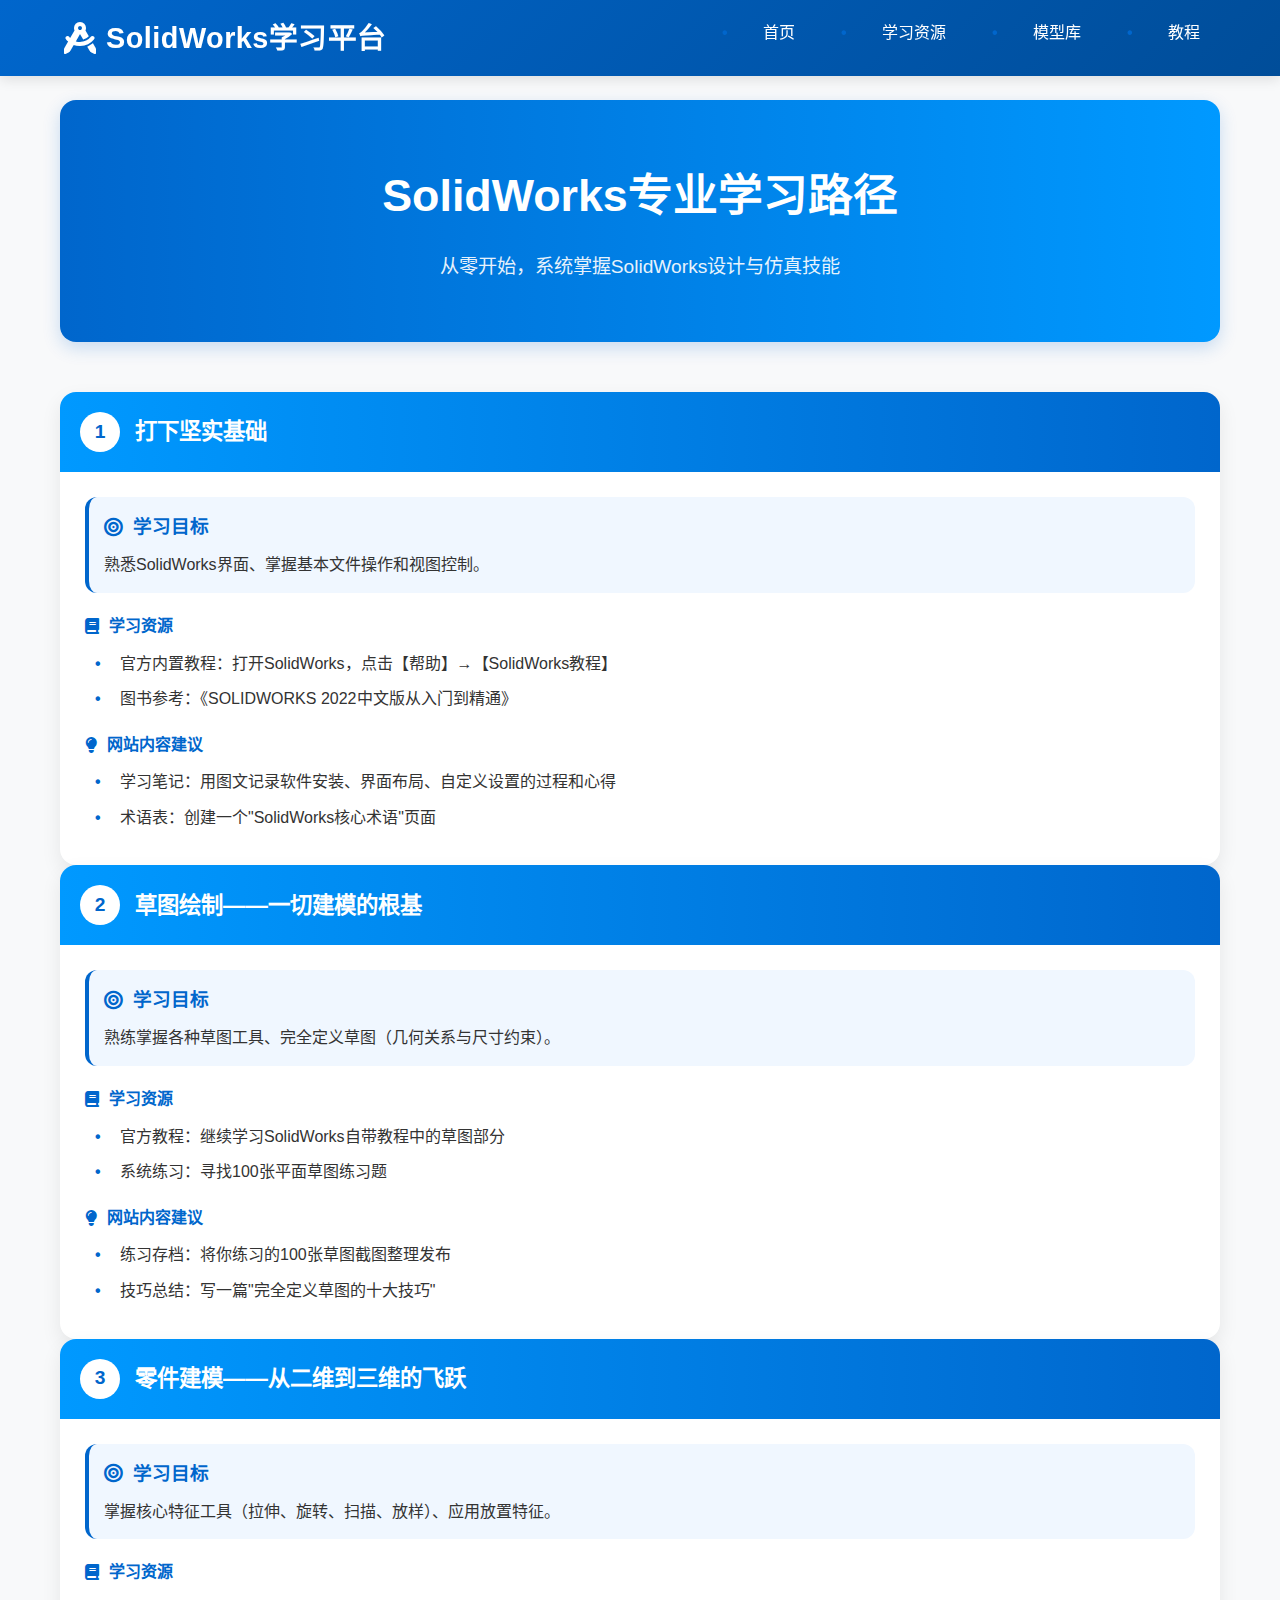
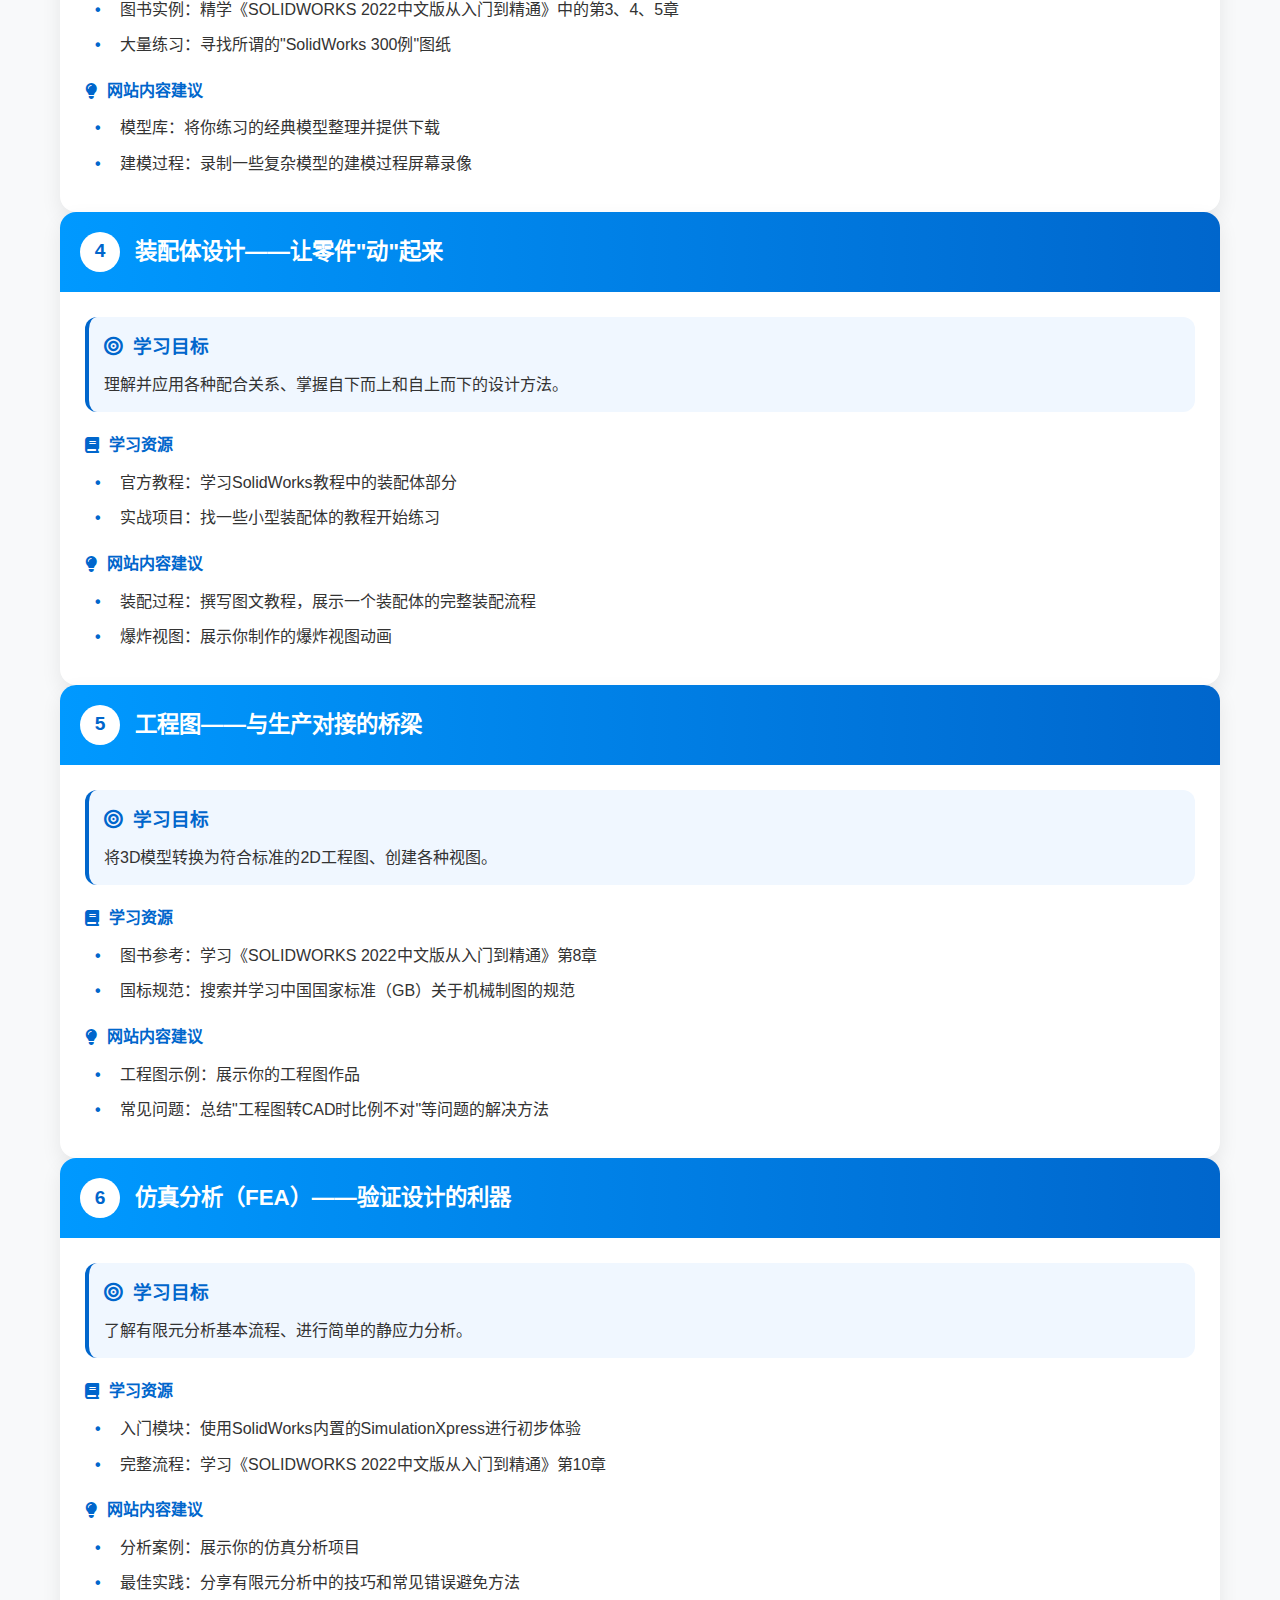
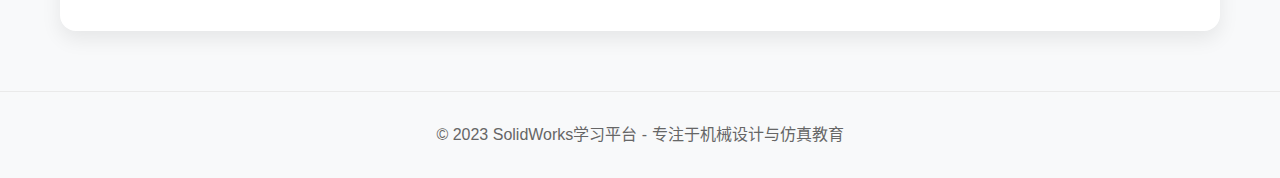
<file: index.html>
<!DOCTYPE html>
<html lang="zh-CN">
<head>
    <meta charset="UTF-8">
    <meta name="viewport" content="width=device-width, initial-scale=1.0">
    <title>SolidWorks专业学习平台</title>
    <link rel="stylesheet" href="https://cdnjs.cloudflare.com/ajax/libs/font-awesome/6.4.0/css/all.min.css">
    <style>
        * {
            margin: 0;
            padding: 0;
            box-sizing: border-box;
            font-family: 'Segoe UI', 'PingFang SC', 'Microsoft YaHei', sans-serif;
        }
        
        body {
            background-color: #f8f9fa;
            color: #333;
            line-height: 1.6;
            transition: background-color 0.3s;
        }
        
        body.dark-mode {
            background-color: #121212;
            color: #e0e0e0;
        }
        
        /* 导航栏样式 */
        nav {
            background: linear-gradient(135deg, #0066cc 0%, #004d99 100%);
            padding: 15px 5%;
            display: flex;
            justify-content: space-between;
            align-items: center;
            position: fixed;
            width: 100%;
            top: 0;
            z-index: 1000;
            box-shadow: 0 4px 12px rgba(0, 0, 0, 0.1);
        }
        
        .logo {
            display: flex;
            align-items: center;
            cursor: pointer;
        }
        
        .logo-text {
            color: white;
            font-size: 1.8rem;
            font-weight: 600;
            letter-spacing: 0.5px;
        }
        
        .logo i {
            color: white;
            font-size: 2rem;
            margin-right: 10px;
        }
        
        .nav-links {
            display: flex;
            list-style: none;
        }
        
        .nav-links li {
            margin-left: 30px;
        }
        
        .nav-links a {
            color: white;
            text-decoration: none;
            font-weight: 500;
            padding: 8px 16px;
            border-radius: 20px;
            transition: all 0.3s ease;
        }
        
        .nav-links a:hover, .nav-links a.active {
            background-color: rgba(255, 255, 255, 0.15);
            transform: translateY(-2px);
        }
        
        /* 主内容区域 */
        .container {
            max-width: 1200px;
            margin: 100px auto 50px;
            padding: 0 20px;
        }
        
        /* 页面内容 */
        .page {
            display: none;
            animation: fadeIn 0.5s ease;
        }
        
        .page.active {
            display: block;
        }
        
        @keyframes fadeIn {
            from { opacity: 0; }
            to { opacity: 1; }
        }
        
        /* 主页样式 */
        .hero {
            text-align: center;
            padding: 60px 0;
            background: linear-gradient(to right, #0066cc, #0099ff);
            border-radius: 16px;
            color: white;
            margin-bottom: 50px;
            box-shadow: 0 6px 18px rgba(0, 102, 204, 0.2);
        }
        
        .hero h1 {
            font-size: 2.8rem;
            margin-bottom: 20px;
            font-weight: 600;
        }
        
        .hero p {
            font-size: 1.2rem;
            max-width: 700px;
            margin: 0 auto;
            opacity: 0.9;
        }
        
        /* 阶段卡片样式 */
        .stages-container {
            display: grid;
            grid-template-columns: repeat(auto-fit, minmax(350px, 1fr));
            gap: 30px;
            margin-top: 40px;
        }
        
        .stage-card {
            background: white;
            border-radius: 16px;
            overflow: hidden;
            transition: transform 0.3s ease, box-shadow 0.3s ease;
            box-shadow: 0 8px 20px rgba(0, 0, 0, 0.08);
            cursor: pointer;
        }
        
        body.dark-mode .stage-card {
            background: #1e1e1e;
        }
        
        .stage-card:hover {
            transform: translateY(-10px);
            box-shadow: 0 12px 30px rgba(0, 102, 204, 0.15);
        }
        
        .stage-header {
            background: linear-gradient(to right, #0099ff, #0066cc);
            color: white;
            padding: 20px;
            display: flex;
            align-items: center;
        }
        
        .stage-number {
            width: 40px;
            height: 40px;
            background: white;
            color: #0066cc;
            border-radius: 50%;
            display: flex;
            align-items: center;
            justify-content: center;
            font-weight: bold;
            margin-right: 15px;
            font-size: 1.2rem;
        }
        
        .stage-title {
            font-size: 1.4rem;
            font-weight: 600;
        }
        
        .stage-content {
            padding: 25px;
        }
        
        .learning-goal {
            background-color: #f0f7ff;
            padding: 15px;
            border-radius: 12px;
            margin-bottom: 20px;
            border-left: 4px solid #0066cc;
        }
        
        body.dark-mode .learning-goal {
            background-color: #1a2a3a;
        }
        
        .learning-goal h3 {
            color: #0066cc;
            margin-bottom: 10px;
            display: flex;
            align-items: center;
        }
        
        .learning-goal h3 i {
            margin-right: 10px;
        }
        
        .resources, .website-content {
            margin-top: 20px;
        }
        
        h4 {
            color: #0066cc;
            margin-bottom: 12px;
            display: flex;
            align-items: center;
        }
        
        h4 i {
            margin-right: 10px;
        }
        
        ul {
            list-style-type: none;
            padding-left: 10px;
        }
        
        li {
            margin-bottom: 10px;
            padding-left: 25px;
            position: relative;
        }
        
        li:before {
            content: "•";
            color: #0066cc;
            font-weight: bold;
            position: absolute;
            left: 0;
        }
        
        /* 专业页面样式（黑色背景+天空蓝） */
        .professional-page {
            background-color: #121212;
            color: #e0e0e0;
            min-height: calc(100vh - 70px);
            padding: 40px 0;
            margin-top: 70px;
        }
        
        .professional-container {
            max-width: 1200px;
            margin: 0 auto;
            padding: 0 20px;
        }
        
        .professional-header {
            text-align: center;
            margin-bottom: 50px;
        }
        
        .professional-header h1 {
            font-size: 2.5rem;
            color: #4fc3f7;
            margin-bottom: 20px;
        }
        
        .professional-header p {
            font-size: 1.2rem;
            color: #90caf9;
            max-width: 700px;
            margin: 0 auto;
        }
        
        .content-grid {
            display: grid;
            grid-template-columns: repeat(auto-fit, minmax(300px, 1fr));
            gap: 30px;
        }
        
        .content-card {
            background: #1e1e1e;
            border-radius: 12px;
            padding: 25px;
            transition: transform 0.3s ease;
            border: 1px solid #2c2c2c;
        }
        
        .content-card:hover {
            transform: translateY(-5px);
            border-color: #4fc3f7;
        }
        
        .content-card h3 {
            color: #4fc3f7;
            margin-bottom: 15px;
            font-size: 1.4rem;
        }
        
        .content-card p {
            margin-bottom: 15px;
            color: #b0b0b0;
        }
        
        .btn {
            display: inline-block;
            background: linear-gradient(to right, #0288d1, #4fc3f7);
            color: white;
            padding: 10px 20px;
            border-radius: 20px;
            text-decoration: none;
            font-weight: 500;
            transition: all 0.3s ease;
        }
        
        .btn:hover {
            box-shadow: 0 5px 15px rgba(79, 195, 247, 0.3);
            transform: translateY(-2px);
        }
        
        /* 阶段详情页面 */
        .stage-detail {
            background: white;
            border-radius: 16px;
            padding: 30px;
            margin-bottom: 30px;
            box-shadow: 0 8px 20px rgba(0, 0, 0, 0.08);
        }
        
        body.dark-mode .stage-detail {
            background: #1e1e1e;
            color: #e0e0e0;
        }
        
        .stage-detail-header {
            display: flex;
            align-items: center;
            margin-bottom: 30px;
            padding-bottom: 20px;
            border-bottom: 2px solid #0066cc;
        }
        
        .stage-detail-header h1 {
            color: #0066cc;
            font-size: 2rem;
        }
        
        .detail-content {
            display: grid;
            grid-template-columns: 1fr 1fr;
            gap: 30px;
        }
        
        .detail-section {
            margin-bottom: 25px;
        }
        
        .detail-section h3 {
            color: #0066cc;
            margin-bottom: 15px;
            padding-bottom: 10px;
            border-bottom: 1px solid #ddd;
        }
        
        body.dark-mode .detail-section h3 {
            color: #4fc3f7;
            border-bottom: 1px solid #333;
        }
        
        .back-btn {
            display: inline-flex;
            align-items: center;
            background: #0066cc;
            color: white;
            padding: 10px 20px;
            border-radius: 20px;
            text-decoration: none;
            margin-bottom: 30px;
            transition: all 0.3s ease;
        }
        
        .back-btn:hover {
            background: #004d99;
            transform: translateX(-5px);
        }
        
        .back-btn i {
            margin-right: 8px;
        }
        
        /* 响应式设计 */
        @media (max-width: 768px) {
            .nav-links {
                display: none;
            }
            
            .hero h1 {
                font-size: 2.2rem;
            }
            
            .stages-container {
                grid-template-columns: 1fr;
            }
            
            .detail-content {
                grid-template-columns: 1fr;
            }
        }
        
        /* 页脚样式 */
        footer {
            text-align: center;
            padding: 30px 0;
            margin-top: 60px;
            color: #666;
            border-top: 1px solid #eaeaea;
        }
        
        body.dark-mode footer {
            color: #aaa;
            border-top: 1px solid #333;
        }
    </style>
</head>
<body>
    <!-- 导航栏 -->
    <nav>
        <div class="logo" onclick="showPage('home')">
            <i class="fas fa-drafting-compass"></i>
            <div class="logo-text">SolidWorks学习平台</div>
        </div>
        <ul class="nav-links">
            <li><a href="#" class="active" onclick="showPage('home')">首页</a></li>
            <li><a href="#" onclick="showPage('resources')">学习资源</a></li>
            <li><a href="#" onclick="showPage('models')">模型库</a></li>
            <li><a href="#" onclick="showPage('tutorials')">教程</a></li>
        </ul>
    </nav>

    <!-- 主页内容 -->
    <div id="home" class="page active">
        <div class="container">
            <!-- 标题区域 -->
            <section class="hero">
                <h1>SolidWorks专业学习路径</h1>
                <p>从零开始，系统掌握SolidWorks设计与仿真技能</p>
            </section>

            <!-- 阶段一 -->
            <section class="stage-card" onclick="showStageDetail(1)">
                <div class="stage-header">
                    <div class="stage-number">1</div>
                    <h2 class="stage-title">打下坚实基础</h2>
                </div>
                <div class="stage-content">
                    <div class="learning-goal">
                        <h3><i class="fas fa-bullseye"></i>学习目标</h3>
                        <p>熟悉SolidWorks界面、掌握基本文件操作和视图控制。</p>
                    </div>
                    
                    <div class="resources">
                        <h4><i class="fas fa-book"></i>学习资源</h4>
                        <ul>
                            <li>官方内置教程：打开SolidWorks，点击【帮助】→【SolidWorks教程】</li>
                            <li>图书参考：《SOLIDWORKS 2022中文版从入门到精通》</li>
                        </ul>
                    </div>
                    
                    <div class="website-content">
                        <h4><i class="fas fa-lightbulb"></i>网站内容建议</h4>
                        <ul>
                            <li>学习笔记：用图文记录软件安装、界面布局、自定义设置的过程和心得</li>
                            <li>术语表：创建一个"SolidWorks核心术语"页面</li>
                        </ul>
                    </div>
                </div>
            </section>

            <!-- 阶段二 -->
            <section class="stage-card" onclick="showStageDetail(2)">
                <div class="stage-header">
                    <div class="stage-number">2</div>
                    <h2 class="stage-title">草图绘制——一切建模的根基</h2>
                </div>
                <div class="stage-content">
                    <div class="learning-goal">
                        <h3><i class="fas fa-bullseye"></i>学习目标</h3>
                        <p>熟练掌握各种草图工具、完全定义草图（几何关系与尺寸约束）。</p>
                    </div>
                    
                    <div class="resources">
                        <h4><i class="fas fa-book"></i>学习资源</h4>
                        <ul>
                            <li>官方教程：继续学习SolidWorks自带教程中的草图部分</li>
                            <li>系统练习：寻找100张平面草图练习题</li>
                        </ul>
                    </div>
                    
                    <div class="website-content">
                        <h4><i class="fas fa-lightbulb"></i>网站内容建议</h4>
                        <ul>
                            <li>练习存档：将你练习的100张草图截图整理发布</li>
                            <li>技巧总结：写一篇"完全定义草图的十大技巧"</li>
                        </ul>
                    </div>
                </div>
            </section>

            <!-- 阶段三 -->
            <section class="stage-card" onclick="showStageDetail(3)">
                <div class="stage-header">
                    <div class="stage-number">3</div>
                    <h2 class="stage-title">零件建模——从二维到三维的飞跃</h2>
                </div>
                <div class="stage-content">
                    <div class="learning-goal">
                        <h3><i class="fas fa-bullseye"></i>学习目标</h3>
                        <p>掌握核心特征工具（拉伸、旋转、扫描、放样）、应用放置特征。</p>
                    </div>
                    
                    <div class="resources">
                        <h4><i class="fas fa-book"></i>学习资源</h4>
                        <ul>
                            <li>图书实例：精学《SOLIDWORKS 2022中文版从入门到精通》中的第3、4、5章</li>
                            <li>大量练习：寻找所谓的"SolidWorks 300例"图纸</li>
                        </ul>
                    </div>
                    
                    <div class="website-content">
                        <h4><i class="fas fa-lightbulb"></i>网站内容建议</h4>
                        <ul>
                            <li>模型库：将你练习的经典模型整理并提供下载</li>
                            <li>建模过程：录制一些复杂模型的建模过程屏幕录像</li>
                        </ul>
                    </div>
                </div>
            </section>

            <!-- 阶段四 -->
            <section class="stage-card" onclick="showStageDetail(4)">
                <div class="stage-header">
                    <div class="stage-number">4</div>
                    <h2 class="stage-title">装配体设计——让零件"动"起来</h2>
                </div>
                <div class="stage-content">
                    <div class="learning-goal">
                        <h3><i class="fas fa-bullseye"></i>学习目标</h3>
                        <p>理解并应用各种配合关系、掌握自下而上和自上而下的设计方法。</p>
                    </div>
                    
                    <div class="resources">
                        <h4><i class="fas fa-book"></i>学习资源</h4>
                        <ul>
                            <li>官方教程：学习SolidWorks教程中的装配体部分</li>
                            <li>实战项目：找一些小型装配体的教程开始练习</li>
                        </ul>
                    </div>
                    
                    <div class="website-content">
                        <h4><i class="fas fa-lightbulb"></i>网站内容建议</h4>
                        <ul>
                            <li>装配过程：撰写图文教程，展示一个装配体的完整装配流程</li>
                            <li>爆炸视图：展示你制作的爆炸视图动画</li>
                        </ul>
                    </div>
                </div>
            </section>

            <!-- 阶段五 -->
            <section class="stage-card" onclick="showStageDetail(5)">
                <div class="stage-header">
                    <div class="stage-number">5</div>
                    <h2 class="stage-title">工程图——与生产对接的桥梁</h2>
                </div>
                <div class="stage-content">
                    <div class="learning-goal">
                        <h3><i class="fas fa-bullseye"></i>学习目标</h3>
                        <p>将3D模型转换为符合标准的2D工程图、创建各种视图。</p>
                    </div>
                    
                    <div class="resources">
                        <h4><i class="fas fa-book"></i>学习资源</h4>
                        <ul>
                            <li>图书参考：学习《SOLIDWORKS 2022中文版从入门到精通》第8章</li>
                            <li>国标规范：搜索并学习中国国家标准（GB）关于机械制图的规范</li>
                        </ul>
                    </div>
                    
                    <div class="website-content">
                        <h4><i class="fas fa-lightbulb"></i>网站内容建议</h4>
                        <ul>
                            <li>工程图示例：展示你的工程图作品</li>
                            <li>常见问题：总结"工程图转CAD时比例不对"等问题的解决方法</li>
                        </ul>
                    </div>
                </div>
            </section>

            <!-- 阶段六 -->
            <section class="stage-card" onclick="showStageDetail(6)">
                <div class="stage-header">
                    <div class="stage-number">6</div>
                    <h2 class="stage-title">仿真分析（FEA）——验证设计的利器</h2>
                </div>
                <div class="stage-content">
                    <div class="learning-goal">
                        <h3><i class="fas fa-bullseye"></i>学习目标</h3>
                        <p>了解有限元分析基本流程、进行简单的静应力分析。</p>
                    </div>
                    
                    <div class="resources">
                        <h4><i class="fas fa-book"></i>学习资源</h4>
                        <ul>
                            <li>入门模块：使用SolidWorks内置的SimulationXpress进行初步体验</li>
                            <li>完整流程：学习《SOLIDWORKS 2022中文版从入门到精通》第10章</li>
                        </ul>
                    </div>
                    
                    <div class="website-content">
                        <h4><i class="fas fa-lightbulb"></i>网站内容建议</h4>
                        <ul>
                            <li>分析案例：展示你的仿真分析项目</li>
                            <li>最佳实践：分享有限元分析中的技巧和常见错误避免方法</li>
                        </ul>
                    </div>
                </div>
            </section>
        </div>
    </div>

    <!-- 学习资源页面 -->
    <div id="resources" class="page professional-page">
        <div class="professional-container">
            <div class="professional-header">
                <h1><i class="fas fa-book-open"></i> 学习资源中心</h1>
                <p>精选SolidWorks学习资料、教程和参考书籍</p>
            </div>
            
            <div class="content-grid">
                <div class="content-card">
                    <h3>官方教程</h3>
                    <p>SolidWorks内置的官方教程，涵盖从基础到高级的所有功能。</p>
                    <p>路径: 【帮助】→【SolidWorks教程】</p>
                    <a href="#" class="btn">查看详情</a>
                </div>
                
                <div class="content-card">
                    <h3>推荐书籍</h3>
                    <p>《SOLIDWORKS 2022中文版从入门到精通》</p>
                    <p>《SOLIDWORKS 2024中文版机械设计从入门到精通》</p>
                    <a href="#" class="btn">查看书单</a>
                </div>
                
                <div class="content-card">
                    <h3>视频教程</h3>
                    <p>精选B站、YouTube上的高质量SolidWorks教学视频系列。</p>
                    <p>包括草图、建模、装配和工程图等全方位内容。</p>
                    <a href="#" class="btn">观看视频</a>
                </div>
                
                <div class="content-card">
                    <h3>练习资源</h3>
                    <p>100张草图练习题、300个零件建模实例、50个装配体项目。</p>
                    <p>逐步提升你的SolidWorks技能。</p>
                    <a href="#" class="btn">下载练习</a>
                </div>
                
                <div class="content-card">
                    <h3>认证指南</h3>
                    <p>CSWA、CSWP等SolidWorks认证考试准备材料和模拟试题。</p>
                    <p>助力你获得官方认证。</p>
                    <a href="#" class="btn">备考资源</a>
                </div>
                
                <div class="content-card">
                    <h3>社区论坛</h3>
                    <p>加入SolidWorks用户社区，与其他设计师交流经验技巧。</p>
                    <p>获取问题解答和最新资讯。</p>
                    <a href="#" class="btn">加入讨论</a>
                </div>
            </div>
        </div>
    </div>

    <!-- 模型库页面 -->
    <div id="models" class="page professional-page">
        <div class="professional-container">
            <div class="professional-header">
                <h1><i class="fas fa-cubes"></i> 模型库</h1>
                <p>丰富的SolidWorks零件与装配体模型资源</p>
            </div>
            
            <div class="content-grid">
                <div class="content-card">
                    <h3>标准零件库</h3>
                    <p>螺栓、螺母、轴承、齿轮等标准机械零件模型。</p>
                    <p>符合国际标准(ISO/ANSI)。</p>
                    <a href="#" class="btn">浏览零件</a>
                </div>
                
                <div class="content-card">
                    <h3>机械装置</h3>
                    <p>齿轮箱、连杆机构、传动系统等复杂机械装置模型。</p>
                    <p>包含运动分析和仿真文件。</p>
                    <a href="#" class="btn">查看装置</a>
                </div>
                
                <div class="content-card">
                    <h3>工业产品</h3>
                    <p>完整的工业产品模型，如机器人臂、3D打印机、 CNC机床等。</p>
                    <p>适合高级学习参考。</p>
                    <a href="#" class="btn">探索产品</a>
                </div>
                
                <div class="content-card">
                    <h3>原创项目</h3>
                    <p>社区成员创建的原创模型项目，涵盖各种创新设计。</p>
                    <p>下载源文件学习建模思路。</p>
                    <a href="#" class="btn">查看项目</a>
                </div>
                
                <div class="content-card">
                    <h3>模型上传</h3>
                    <p>分享你的SolidWorks模型，与其他设计师交流学习。</p>
                    <p>支持.SLDPRT和.SLDASM格式。</p>
                    <a href="#" class="btn">上传模型</a>
                </div>
                
                <div class="content-card">
                    <h3>模型请求</h3>
                    <p>需要特定模型？提交请求，社区设计师可能会帮你创建。</p>
                    <p>免费模型资源。</p>
                    <a href="#" class="btn">提交请求</a>
                </div>
            </div>
        </div>
    </div>

    <!-- 教程页面 -->
    <div id="tutorials" class="page professional-page">
        <div class="professional-container">
            <div class="professional-header">
                <h1><i class="fas fa-graduation-cap"></i> 教程中心</h1>
                <p>一步步学习SolidWorks的详细教程</p>
            </div>
            
            <div class="content-grid">
                <div class="content-card">
                    <h3>入门教程</h3>
                    <p>适合初学者的基础教程，包括界面介绍、基本操作和简单建模。</p>
                    <p>10个循序渐进的学习模块。</p>
                    <a href="#" class="btn开始学习</a>
                </div>
                
                <div class="content-card">
                    <h3>草图专题</h3>
                    <p>深入讲解草图工具、几何关系和尺寸约束的高级技巧。</p>
                    <p>包含20个实战练习。</p>
                    <a href="#" class="btn">学习草图</a>
                </div>
                
                <div class="content-card">
                    <h3>零件建模</h3>
                    <p>从简单拉伸到复杂曲面建模，掌握各种特征工具的使用方法。</p>
                    <p>30个建模实例讲解。</p>
                    <a href="#" class="btn">学习建模</a>
                </div>
                
                <div class="content-card">
                    <h3>装配设计</h3>
                    <p>学习自下而上和自上而下的装配设计方法，掌握各种配合关系。</p>
                    <p>包含15个装配项目。</p>
                    <a href="#" class="btn">学习装配</a>
                </div>
                
                <div class="content-card">
                    <h3>工程图制作</h3>
                    <p>创建符合行业标准的工程图，包括视图、标注和表格。</p>
                    <p>符合GB/ISO标准。</p>
                    <a href="#" class="btn">学习工程图</a>
                </div>
                
                <div class="content-card">
                    <h3>仿真分析</h3>
                    <p>学习使用Simulation进行静应力、频率和热力分析。</p>
                    <p>10个实际案例分析。</p>
                    <a href="#" class="btn">学习仿真</a>
                </div>
            </div>
        </div>
    </div>

    <!-- 阶段详情页面 -->
    <div id="stage-detail" class="page">
        <div class="container">
            <a href="#" class="back-btn" onclick="showPage('home')"><i class="fas fa-arrow-left"></i> 返回首页</a>
            
            <div class="stage-detail">
                <div class="stage-detail-header">
                    <div class="stage-number">1</div>
                    <h1>打下坚实基础 - 详细学习指南</h1>
                </div>
                
                <div class="detail-content">
                    <div>
                        <div class="detail-section">
                            <h3><i class="fas fa-target"></i> 学习目标</h3>
                            <p>全面熟悉SolidWorks界面布局和工作环境，掌握基本文件操作和视图控制技巧，为后续学习打下坚实基础。</p>
                            <ul>
                                <li>熟悉SolidWorks用户界面和主要工作区</li>
                                <li>掌握文件管理（新建、打开、保存、另存为）</li>
                                <li>理解并应用视图操作（缩放、旋转、平移）</li>
                                <li>学会使用视图定向和显示样式</li>
                                <li>了解基本系统选项和文档属性设置</li>
                            </ul>
                        </div>
                        
                        <div class="detail-section">
                            <h3><i class="fas fa-book"></i> 推荐学习资源</h3>
                            <ul>
                                <li><strong>官方内置教程</strong>：通过【帮助】→【SolidWorks教程】访问，这是最权威的学习资源</li>
                                <li><strong>《SOLIDWORKS 2022中文版从入门到精通》</strong>：第1章"SolidWorks 2022概述"和第2章"SolidWorks 2022的安装"</li>
                                <li><strong>《SOLIDWORKS 2024中文版机械设计从入门到精通》</strong>：基础操作部分</li>
                                <li><strong>SolidWorks快速入门指南</strong>：官方提供的PDF文档</li>
                            </ul>
                        </div>
                    </div>
                    
                    <div>
                        <div class="detail-section">
                            <h3><i class="fas fa-tasks"></i> 实践任务清单</h3>
                            <ul>
                                <li>安装并激活SolidWorks软件</li>
                                <li>浏览用户界面，识别CommandManager、FeatureManager、PropertyManager等主要区域</li>
                                <li>创建、保存和关闭新的零件文件</li>
                                <li>练习视图操作：使用鼠标和键盘进行缩放、旋转和平移</li>
                                <li>尝试不同的视图定向（前视、上视、等轴测等）</li>
                                <li>尝试不同的显示样式（线架图、隐藏线可见、带边线上色等）</li>
                                <li>自定义CommandManager，添加和移除工具栏</li>
                                <li>设置系统选项和文档属性</li>
                            </ul>
                        </div>
                        
                        <div class="detail-section">
                            <h3><i class="fas fa-lightbulb"></i> 学习提示</h3>
                            <ul>
                                <li>花时间熟悉界面布局，这将大大提高后续学习效率</li>
                                <li>学习使用鼠标手势和快捷键提高操作速度</li>
                                <li>定期保存工作，防止意外丢失数据</li>
                                <li>使用"撤销"和"重做"功能纠正错误操作</li>
                                <li>利用"帮助"菜单中的搜索功能解决具体问题</li>
                            </ul>
                        </div>
                    </div>
                </div>
            </div>
        </div>
    </div>

    <footer>
        <p>© 2023 SolidWorks学习平台 - 专注于机械设计与仿真教育</p>
    </footer>

    <script>
        // 页面切换功能
        function showPage(pageId) {
            // 隐藏所有页面
            document.querySelectorAll('.page').forEach(page => {
                page.classList.remove('active');
            });
            
            // 显示选中的页面
            document.getElementById(pageId).classList.add('active');
            
            // 更新导航栏激活状态
            document.querySelectorAll('.nav-links a').forEach(link => {
                link.classList.remove('active');
            });
            
            // 如果是专业页面，启用暗黑模式
            if (pageId === 'resources' || pageId === 'models' || pageId === 'tutorials') {
                document.body.classList.add('dark-mode');
            } else {
                document.body.classList.remove('dark-mode');
            }
            
            // 滚动到顶部
            window.scrollTo(0, 0);
        }
        
        // 显示阶段详情
        function showStageDetail(stageNumber) {
            // 这里可以根据stageNumber加载不同的内容
            // 目前仅显示一个示例详情页面
            
            // 隐藏所有页面
            document.querySelectorAll('.page').forEach(page => {
                page.classList.remove('active');
            });
            
            // 显示阶段详情页面
            document.getElementById('stage-detail').classList.add('active');
            
            // 滚动到顶部
            window.scrollTo(0, 0);
        }
        
        // 初始化页面
        document.addEventListener('DOMContentLoaded', function() {
            // 默认显示主页
            showPage('home');
        });
    </script>
</body>
</html>
</file>
